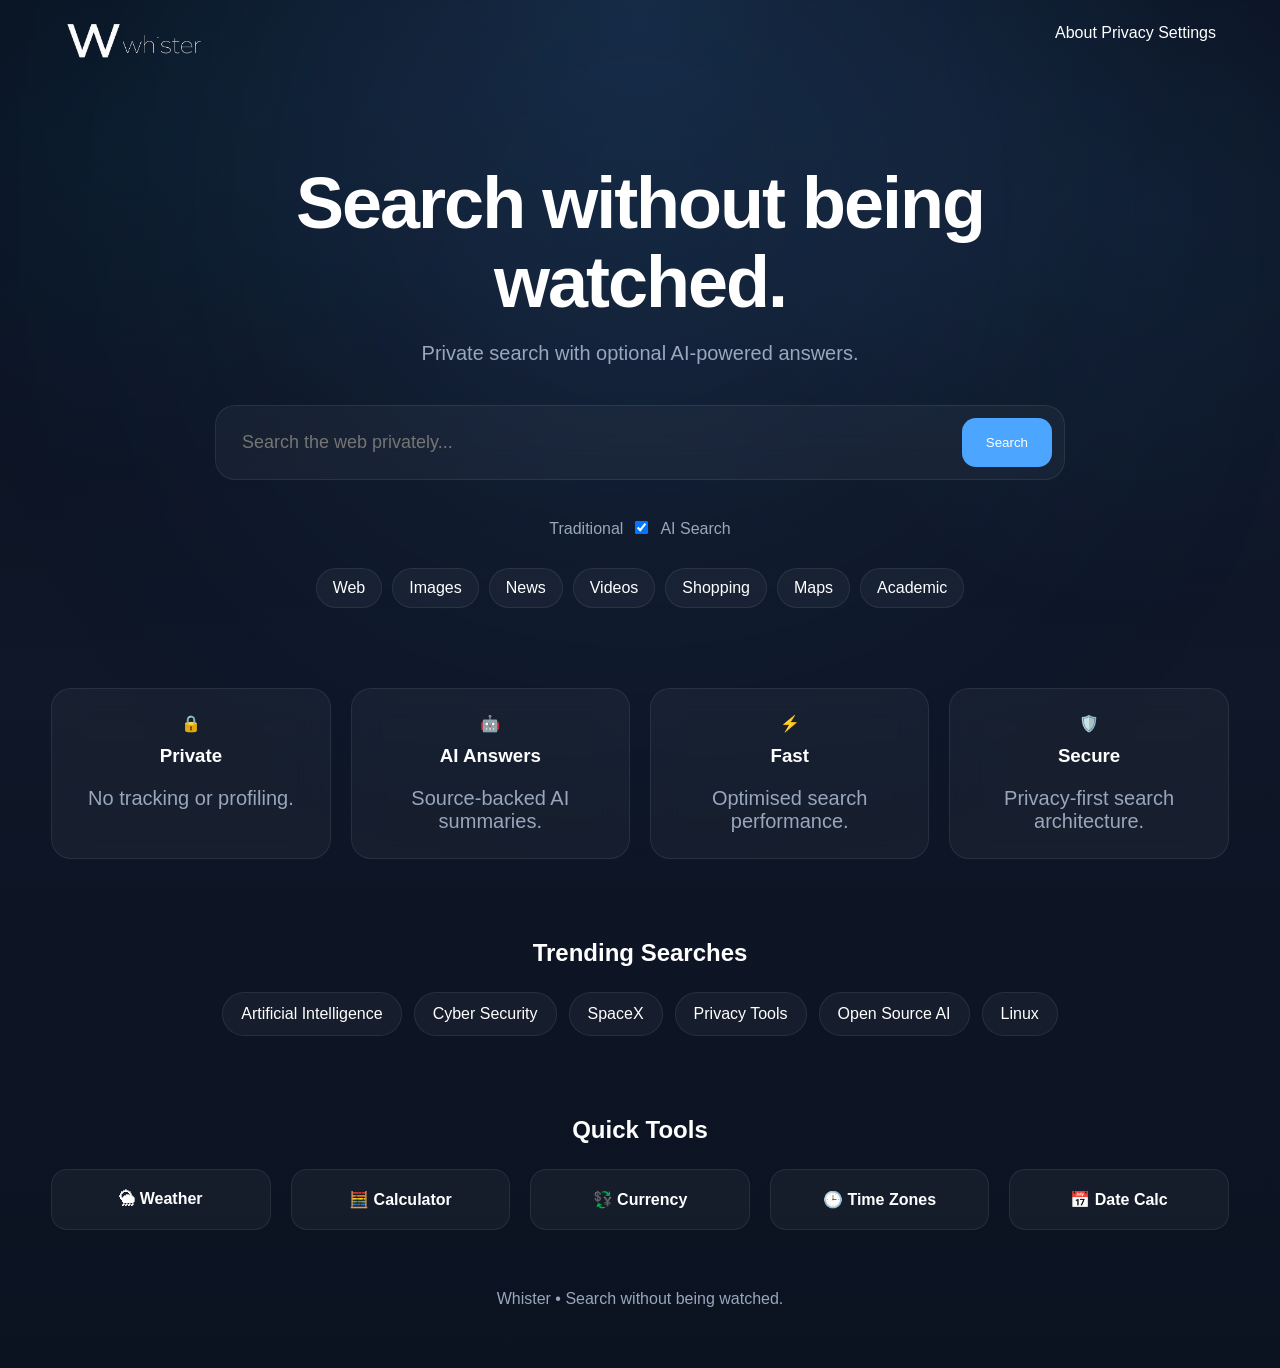
<file: index.html>
<!DOCTYPE html>
<html lang="en">
<head>
<meta charset="UTF-8">
<meta name="viewport" content="width=device-width,initial-scale=1">
<title>Whister Search</title>

<link rel="stylesheet" href="styles.css">
</head>

<body>

<div class="background-grid"></div>
<div class="hero-glow"></div>

<nav>

<div class="brand">

    <img
        src="logo.png"
        alt="Whister"
        class="logo"
    >

</div>

<div class="nav-links">
<a href="#">About</a>
<a href="#">Privacy</a>
<a href="#">Settings</a>
</div>

</nav>

<main class="hero">

<h1>
Search without being watched.
</h1>

<p>
Private search with optional AI-powered answers.
</p>

<form action="search.html">

<div class="search-box">

<input
name="q"
placeholder="Search the web privately..."
required>

<button>
Search
</button>

</div>

</form>

<div class="ai-toggle-row">

<span>Traditional</span>

<label class="switch">
<input checked type="checkbox" id="homeAiToggle">
<span class="slider"></span>
</label>

<span>AI Search</span>

</div>

<div class="quick-links">

<a href="#">Web</a>
<a href="#">Images</a>
<a href="#">News</a>
<a href="#">Videos</a>
<a href="#">Shopping</a>
<a href="#">Maps</a>
<a href="#">Academic</a>

</div>

<section class="feature-grid">

<div class="card">
🔒
<h3>Private</h3>
<p>No tracking or profiling.</p>
</div>

<div class="card">
🤖
<h3>AI Answers</h3>
<p>Source-backed AI summaries.</p>
</div>

<div class="card">
⚡
<h3>Fast</h3>
<p>Optimised search performance.</p>
</div>

<div class="card">
🛡️
<h3>Secure</h3>
<p>Privacy-first search architecture.</p>
</div>

</section>

<section class="trending">

<h2>Trending Searches</h2>

<div class="trends">

<span>Artificial Intelligence</span>
<span>Cyber Security</span>
<span>SpaceX</span>
<span>Privacy Tools</span>
<span>Open Source AI</span>
<span>Linux</span>

</div>

</section>

<section class="tools">

<h2>Quick Tools</h2>

<div class="tool-grid">

<div class="quick-tool" onclick="openWeather()">
    🌦 Weather
</div>

<div class="quick-tool" onclick="openCalculator()">
    🧮 Calculator
</div>

<div class="quick-tool" onclick="openCurrency()">
    💱 Currency
</div>

<div class="quick-tool" onclick="openTimeZone()">
    🕒 Time Zones
</div>

<div class="quick-tool" onclick="openDateCalc()">
    📅 Date Calc
</div>

</div>

</section>

</main>

<footer>
Whister • Search without being watched.
</footer>

</body>
</html>
</file>
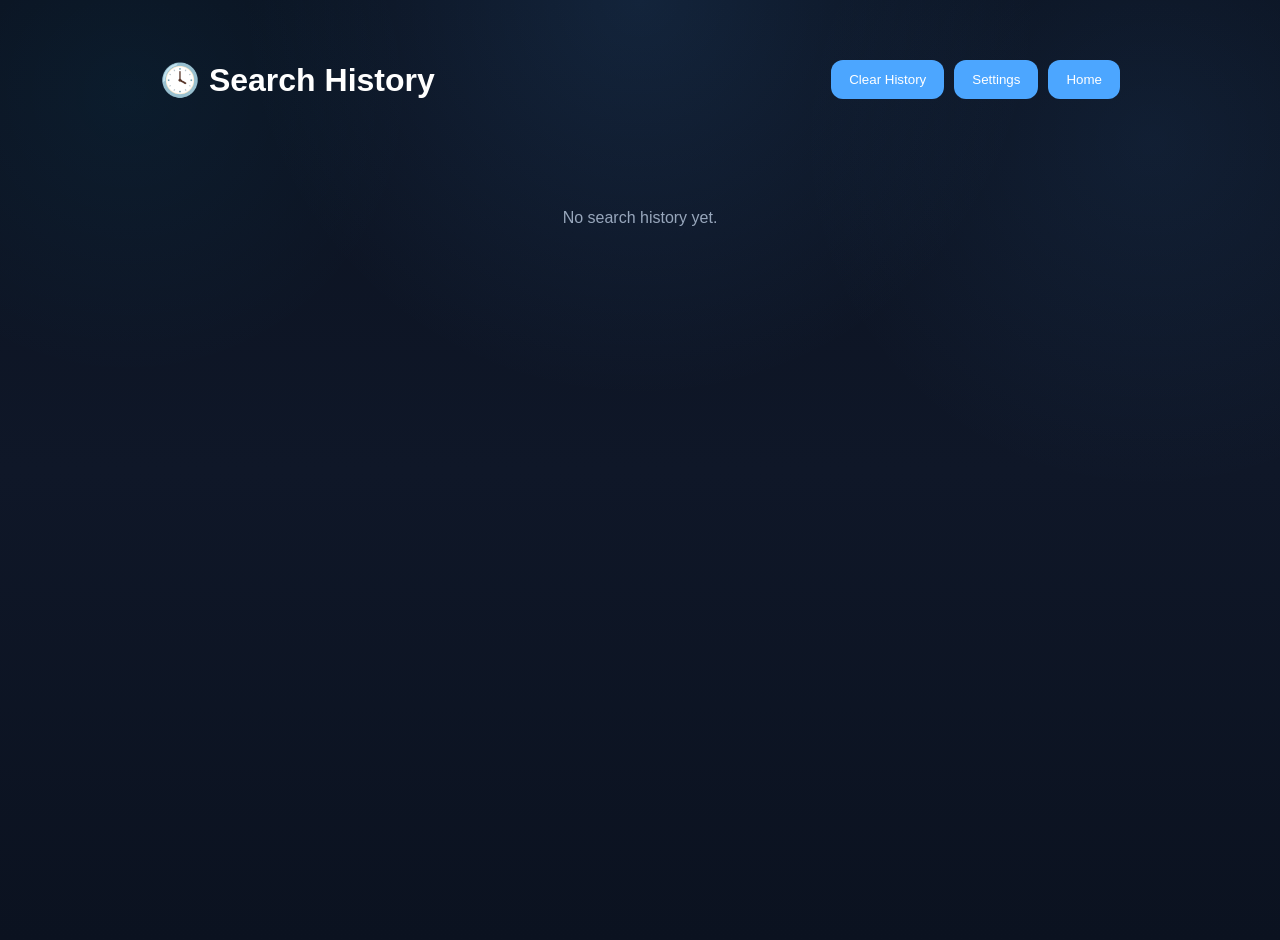
<file: history.html>
<!DOCTYPE html>
<html lang="en">

<head>

<meta charset="UTF-8">

<meta
name="viewport"
content="width=device-width, initial-scale=1">

<title>
Whister History
</title>

<link
rel="stylesheet"
href="styles.css">

<style>

.history-container{

    max-width:1000px;

    margin:40px auto;

    padding:20px;
}

.history-header{

    display:flex;

    justify-content:space-between;

    align-items:center;

    margin-bottom:30px;
}

.history-list{

    display:flex;

    flex-direction:column;

    gap:15px;
}

.history-item{

    background:var(--card);

    border:1px solid var(--border);

    border-radius:16px;

    padding:18px;

    transition:.2s;
}

.history-item:hover{

    transform:translateY(-2px);

    border-color:
    rgba(76,166,255,.35);
}

.history-item a{

    color:white;

    text-decoration:none;

    font-size:18px;

    font-weight:600;
}

.history-empty{

    text-align:center;

    color:var(--muted);

    margin-top:80px;
}

.history-actions{

    display:flex;

    gap:10px;
}

.history-btn{

    border:none;

    border-radius:12px;

    padding:12px 18px;

    background:#4ca6ff;

    color:white;

    cursor:pointer;
}

.history-btn:hover{

    background:#63b1ff;
}

</style>

</head>

<body>

<div class="history-container">

    <div class="history-header">

        <h1>
            🕓 Search History
        </h1>

        <div class="history-actions">

            <button
            class="history-btn"
            onclick="clearHistory()">

                Clear History

            </button>

            <button
            class="history-btn"
            onclick="location.href='settings.html'">

                Settings

            </button>

            <button
            class="history-btn"
            onclick="location.href='index.html'">

                Home

            </button>

        </div>

    </div>

    <div
    class="history-list"
    id="historyList">

    </div>

</div>

<script>

const historyList =
document.getElementById(
    "historyList"
);

function loadHistory(){

    const history =
    JSON.parse(

        localStorage.getItem(
            "recentSearches"
        ) || "[]"

    );

    if(history.length === 0){

        historyList.innerHTML = `

            <div class="history-empty">

                No search history yet.

            </div>

        `;

        return;
    }

    history.forEach(search=>{

        historyList.innerHTML += `

            <div class="history-item">

                <a
                href="search.html?q=${encodeURIComponent(search)}">

                    🔍 ${search}

                </a>

            </div>

        `;

    });

}

function clearHistory(){

    if(
        !confirm(
            "Clear all search history?"
        )
    ) return;

    localStorage.removeItem(
        "recentSearches"
    );

    location.reload();

}

loadHistory();

</script>

</body>

</html>
</file>
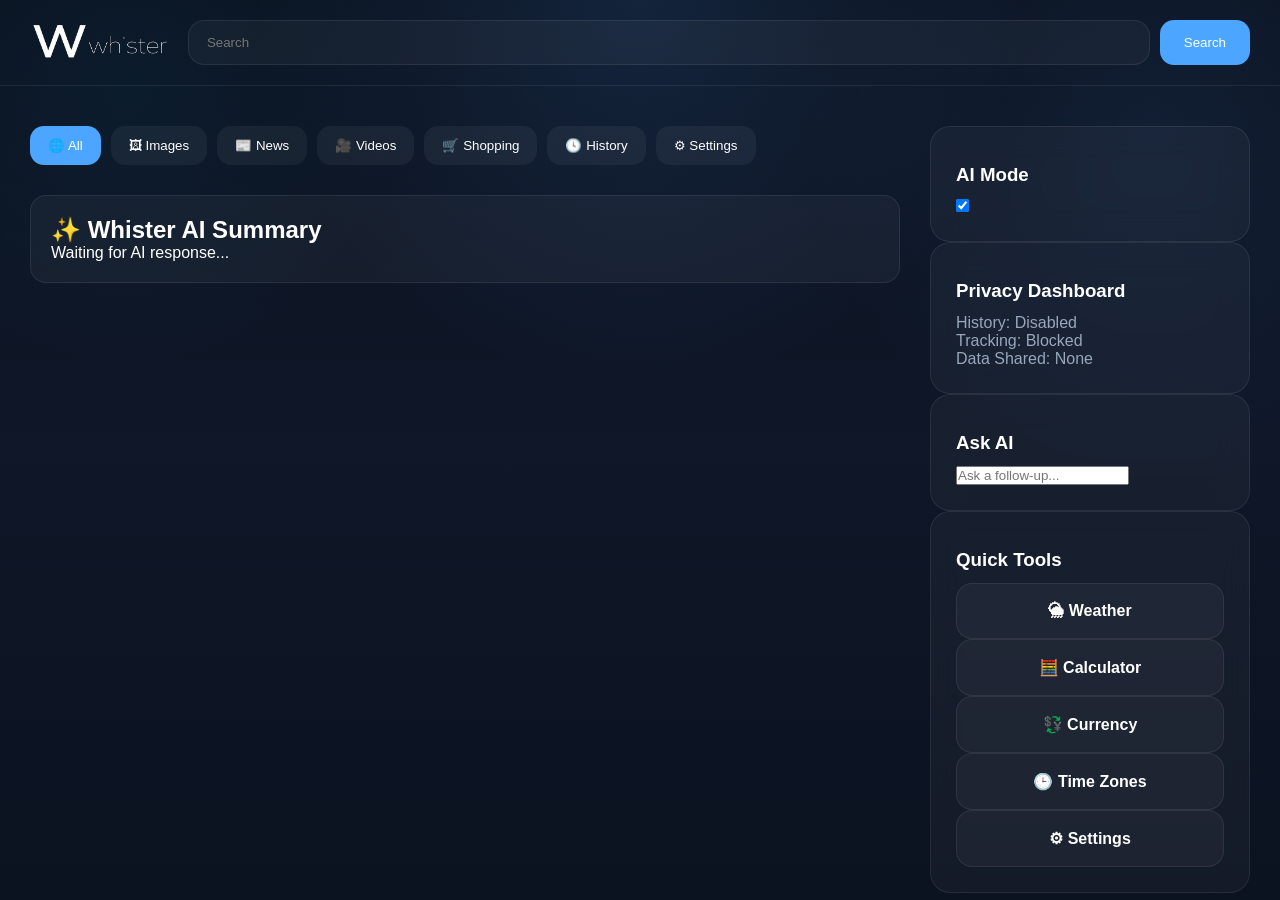
<file: search.html>
<!DOCTYPE html>
<html lang="en">
<head>
<meta charset="UTF-8">
<meta name="viewport" content="width=device-width,initial-scale=1">

<title>Whister Search</title>

<link rel="stylesheet" href="styles.css">

</head>
<body>

<header>

<div class="brand">

    <img
        src="logo.png"
        alt="Whister"
        class="logo"
    >

</div>


<div class="search-header">

<input
id="searchInput"
placeholder="Search">

<button onclick="runSearch()">
Search
</button>

</div>

</header>

<div class="search-layout">

<main>

<div class="tabs">

    <button class="active"
    onclick="switchTab('all')">
        🌐 All
    </button>

    <button
    onclick="switchTab('images')">
        🖼 Images
    </button>

    <button
    onclick="switchTab('news')">
        📰 News
    </button>

    <button
    onclick="switchTab('videos')">
        🎥 Videos
    </button>

    <button
    onclick="switchTab('shopping')">
        🛒 Shopping
    </button>

    <button
    onclick="location.href='history.html'">
        🕓 History
    </button>

    <button
    onclick="location.href='settings.html'">
        ⚙ Settings
    </button>

</div>
<section id="aiPanel" class="ai-card">

<h2>
✨ Whister AI Summary
</h2>

<p id="summary">
Waiting for AI response...
</p>

</section>

<section id="results"></section>

</main>

<aside>

<div class="card">

<h3>AI Mode</h3>

<label class="switch">
<input type="checkbox" checked id="aiToggle">
<span class="slider"></span>
</label>

</div>

<div class="card">

<h3>Privacy Dashboard</h3>

<p>History: Disabled</p>
<p>Tracking: Blocked</p>
<p>Data Shared: None</p>

</div>

<div class="card">

<h3>Ask AI</h3>

<input
placeholder="Ask a follow-up..."
class="followup">

</div>

<div class="card">

<h3>Quick Tools</h3>

<div class="quick-tool"
onclick="openWeather()">

🌦 Weather

</div>

<div class="quick-tool"
onclick="openCalculator()">

🧮 Calculator

</div>

<div class="quick-tool"
onclick="openCurrency()">

💱 Currency

</div>

<div class="quick-tool"
onclick="openTimeZone()">

🕒 Time Zones

</div>

<div class="quick-tool"
onclick="location.href='settings.html'">

⚙ Settings

</div>

</aside>

</div>

<script src="js/search.js"></script>

</body>
</html>
</file>
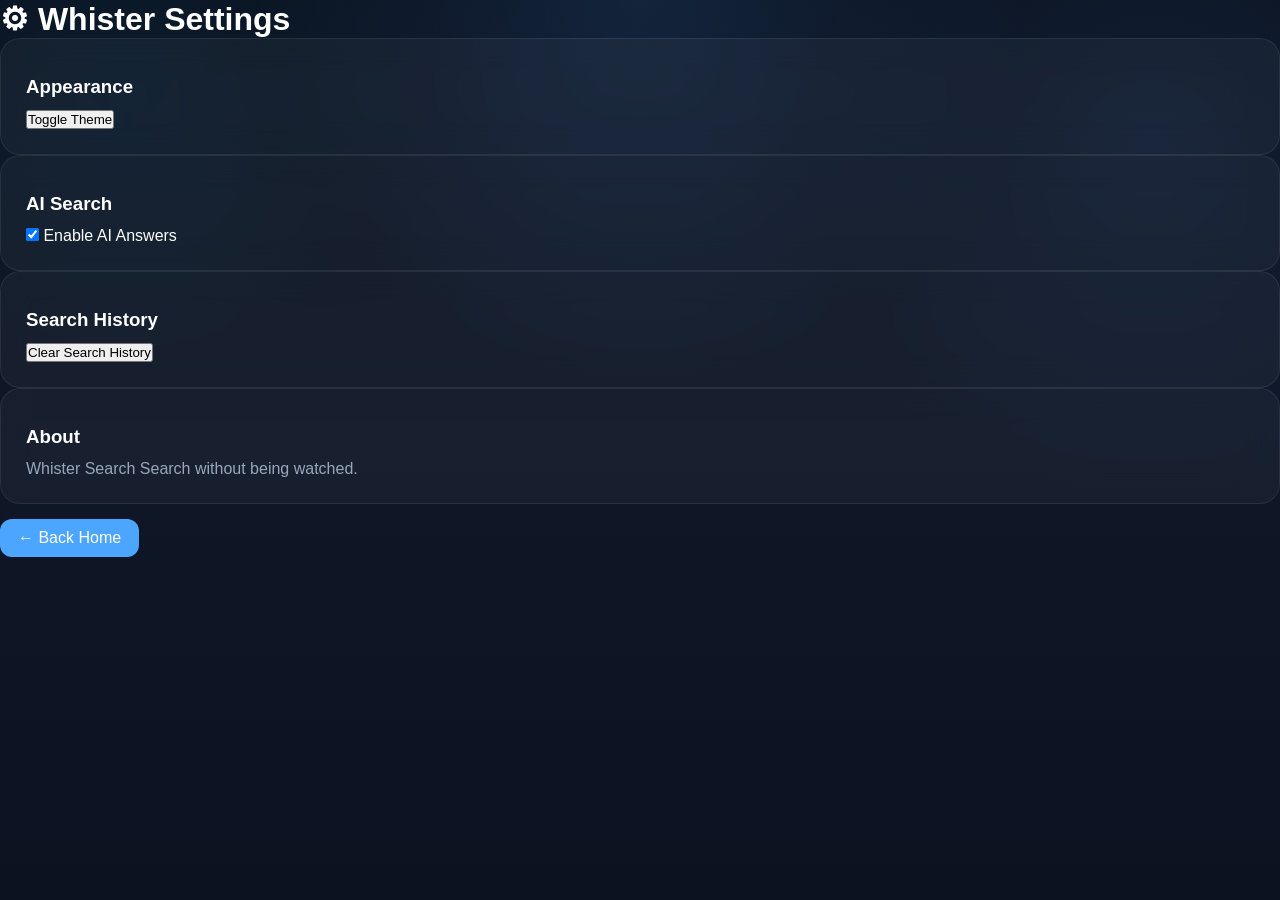
<file: settings.html>
<!DOCTYPE html>
<html>

<head>

<meta charset="UTF-8">

<title>
Whister Settings
</title>

<link rel="stylesheet"
href="styles.css">

</head>

<body>

<div class="settings-container">

<h1>
⚙ Whister Settings
</h1>

<div class="card">

<h3>
Appearance
</h3>

<button onclick="toggleTheme()">

Toggle Theme

</button>

</div>

<div class="card">

<h3>
AI Search
</h3>

<label>

<input
type="checkbox"
id="aiSetting">

Enable AI Answers

</label>

</div>

<div class="card">

<h3>
Search History
</h3>

<button onclick="clearHistory()">

Clear Search History

</button>

</div>

<div class="card">

<h3>
About
</h3>

<p>

Whister Search

Search without being watched.

</p>

</div>

<a
href="index.html"
class="open-btn">

← Back Home

</a>

</div>

<script src="settings.js"></script>

</body>

</html>
</file>
<file: styles.css>
/* ==========================
   WHISTER SEARCH
   styles.css
========================== */

:root{
    --bg:#0b1220;
    --bg-secondary:#10192e;

    --card:rgba(255,255,255,.04);

    --border:rgba(255,255,255,.08);

    --accent:#4ca6ff;
    --accent-hover:#66b5ff;

    --text:#ffffff;
    --muted:#98a7bc;

    --success:#31d67b;

    --radius:20px;
    --blur:16px;

    --shadow:
        0 10px 30px rgba(0,0,0,.25);

    --transition:.25s ease;
}

/* ==========================
   RESET
========================== */

*{
    margin:0;
    padding:0;
    box-sizing:border-box;
}

html{
    scroll-behavior:smooth;
}

body{
    font-family:
        Inter,
        Segoe UI,
        sans-serif;

    background:
        radial-gradient(
            circle at 50% 0%,
            rgba(76,166,255,.12),
            transparent 35%
        ),

        radial-gradient(
            circle at 90% 15%,
            rgba(76,166,255,.08),
            transparent 25%
        ),

        radial-gradient(
            circle at 10% 10%,
            rgba(0,200,255,.05),
            transparent 20%
        ),

        linear-gradient(
            180deg,
            #0b1220,
            #0f1728,
            #0b1220
        );

    color:var(--text);
    min-height:100vh;
}

a{
    text-decoration:none;
    color:inherit;
}

img{
    max-width:100%;
}

button{
    cursor:pointer;
    font-family:inherit;
}

ul{
    list-style:none;
}

/* ==========================
   BACKGROUND EFFECTS
========================== */

.background-grid{
    position:fixed;
    inset:0;

    background:
    linear-gradient(
    rgba(255,255,255,.02) 1px,
    transparent 1px),

    linear-gradient(
    90deg,
    rgba(255,255,255,.02) 1px,
    transparent 1px);

    background-size:50px 50px;

    opacity:.35;

    pointer-events:none;

    z-index:-2;
}

.hero-glow{
    position:fixed;

    width:700px;
    height:700px;

    background:#4ca6ff;

    filter:blur(160px);

    opacity:.08;

    top:-150px;
    left:50%;

    transform:translateX(-50%);

    pointer-events:none;

    z-index:-1;
}

/* ==========================
   NAVBAR
========================== */

nav{
    width:100%;
    max-width:1200px;

    margin:auto;

    padding:24px;

    display:flex;
    justify-content:space-between;
}
.hero{
    width:min(92%,1200px);
    margin:auto;
    padding-top:80px;
    text-align:center;
}

.hero h1{
    font-size:72px;
    max-width:850px;
    margin:auto;
    line-height:1.1;
    letter-spacing:-2px;
}

.hero p{
    margin-top:20px;
    color:var(--muted);
    font-size:20px;
}

.search-box{
    max-width:850px;
    margin:40px auto;
    display:flex;
    gap:12px;
    background:var(--card);
    border:1px solid var(--border);
    backdrop-filter:blur(16px);
    border-radius:20px;
    padding:12px;
}

.search-box input{
    flex:1;
    border:none;
    background:none;
    color:white;
    font-size:18px;
    outline:none;
    padding:14px;
}

.search-box button{
    border:none;
    background:var(--accent);
    color:white;
    padding:14px 24px;
    border-radius:14px;
}

.ai-toggle-row{
    display:flex;
    justify-content:center;
    align-items:center;
    gap:12px;
    margin-top:20px;
    color:var(--muted);
}

.quick-links{
    margin-top:30px;
    display:flex;
    flex-wrap:wrap;
    justify-content:center;
    gap:10px;
}

.quick-links a{
    padding:10px 16px;
    border-radius:999px;
    background:var(--card);
    border:1px solid var(--border);
}

.feature-grid{
    display:grid;
    grid-template-columns:
    repeat(auto-fit,minmax(220px,1fr));
    gap:20px;
    margin-top:80px;
}

.card{
    background:var(--card);
    border:1px solid var(--border);
    border-radius:20px;
    padding:25px;
    backdrop-filter:blur(16px);
}

.card h3{
    margin:12px 0;
}

.card p{
    color:var(--muted);
}

.trending{
    margin-top:80px;
}

.trending h2{
    text-align:center;
    margin-bottom:25px;
}

.trends{
    display:flex;
    justify-content:center;
    flex-wrap:wrap;
    gap:12px;
}

.trends span{
    background:var(--card);
    border:1px solid var(--border);
    padding:12px 18px;
    border-radius:999px;
}

.tools{
    margin-top:80px;
}

.tools h2{
    text-align:center;
    margin-bottom:25px;
}

.tool-grid{
    display:grid;
    grid-template-columns:
    repeat(auto-fit,minmax(180px,1fr));
    gap:20px;
}

.tool-grid div{
    background:var(--card);
    border:1px solid var(--border);
    border-radius:16px;
    padding:20px;
    text-align:center;
}

footer{
    text-align:center;
    padding:60px 20px;
    color:var(--muted);
}

@media(max-width:768px){

    .hero h1{
        font-size:48px;
    }

    .search-box{
        flex-direction:column;
    }

    nav{
        flex-direction:column;
        gap:20px;
    }
}
/* ==========================
   SEARCH PAGE
========================== */

header{
    width:100%;
    max-width:1400px;
    margin:auto;
    padding:20px 30px;

    display:flex;
    align-items:center;
    gap:20px;

    border-bottom:1px solid var(--border);
}

.search-header{
    flex:1;
    display:flex;
    gap:10px;
}

.search-header input{
    flex:1;
    border:none;
    outline:none;

    background:var(--card);

    border:1px solid var(--border);

    border-radius:16px;

    color:white;

    padding:14px 18px;
}

.search-header button{
    border:none;

    background:var(--accent);

    color:white;

    padding:14px 24px;

    border-radius:14px;
}

.search-layout{
    max-width:1400px;

    margin:40px auto;

    display:grid;

    grid-template-columns:
        minmax(0,1fr)
        320px;

    gap:30px;

    padding:0 30px;
}

.tabs{

    display:flex;

    flex-wrap:wrap;

    gap:10px;

    margin-bottom:30px;
}

.tabs button{

    border:none;

    background:
    rgba(255,255,255,.05);

    color:white;

    padding:12px 18px;

    border-radius:14px;

    cursor:pointer;

    transition:.2s ease;
}

.tabs button:hover{

    background:
    rgba(76,166,255,.25);

    transform:
    translateY(-2px);
}

.tabs .active{

    background:
    #4ca6ff;

    color:white;
}
.ai-card{
    background:var(--card);

    border:1px solid var(--border);

    border-radius:16px;

    padding:20px;
}
#results{
    display:flex;
    flex-direction:column;
    gap:20px;
}

.result{
    background:rgba(255,255,255,.04);
    border:1px solid rgba(255,255,255,.08);
    border-radius:20px;
    backdrop-filter:blur(16px);

    padding:24px;

    transition:.2s;
}

.result:hover{
    border-color:#4ca6ff;
}

.result-url{
    color:#6eb7ff;
    font-size:13px;

    overflow:hidden;
    text-overflow:ellipsis;
}

.result-title{
    display:block;

    color:white;

    font-size:24px;
    font-weight:700;

    margin-top:8px;
    margin-bottom:12px;
}

.result-title:hover{
    color:#4ca6ff;
}

.result-description{
    color:#d5dce5;

    line-height:1.7;
}

.meta{
    margin-top:15px;

    color:#8ac6ff;

    font-size:14px;
}
.result-count{
    margin-bottom:20px;
    color:#94a3b8;
}
.result-header{
    display:flex;
    gap:12px;
    align-items:flex-start;
}

.favicon{
    width:24px;
    height:24px;
    border-radius:6px;
    margin-top:2px;
}
.answer-card{
    background:rgba(255,255,255,.05);

    border:1px solid rgba(255,255,255,.08);

    border-radius:20px;

    padding:30px;

    margin-bottom:20px;
}
/* ==================================
   KNOWLEDGE PANELS
================================== */

.knowledge-card{
    display:flex;
    align-items:center;
    gap:20px;

    padding:25px;

    border-radius:24px;

    background:
    linear-gradient(
        135deg,
        rgba(76,166,255,.25),
        rgba(0,153,255,.08)
    );

    border:1px solid
    rgba(76,166,255,.3);
}

.knowledge-card h2{
    margin-bottom:8px;
    font-size:28px;
}

.knowledge-card p{
    color:white;
    margin-bottom:8px;
}

.knowledge-card small{
    color:#b9d3ea;
}

.knowledge-icon{
    font-size:64px;
    line-height:1;
}

/* ==================================
   ATMOS WEB SPECIAL STYLING
================================== */

.knowledge-card:has(.knowledge-icon){
    position:relative;
    overflow:hidden;
}

.knowledge-card::before{
    content:"";

    position:absolute;

    width:250px;
    height:250px;

    right:-80px;
    top:-80px;

    background:
    radial-gradient(
        circle,
        rgba(255,255,255,.15),
        transparent
    );

    pointer-events:none;
}

/* ==================================
   ANSWER CARD
================================== */

.answer-card{

    background:
    linear-gradient(
        135deg,
        rgba(16,24,40,.9),
        rgba(34,54,90,.7)
    );

    border:1px solid
    rgba(255,255,255,.08);

    border-radius:20px;

    padding:22px;

    margin-bottom:25px;

    backdrop-filter:blur(12px);
}

.answer-card h2{

    margin-bottom:12px;

    color:#77c4ff;
}

.answer-card p{

    color:#dbe9f6;

    line-height:1.7;
}

/* ==================================
   SEARCH RESULTS
================================== */

.result-header{

    display:flex;

    gap:12px;

    align-items:flex-start;
}

.favicon{

    width:24px;
    height:24px;

    border-radius:6px;

    background:white;

    object-fit:cover;

    flex-shrink:0;
}

.result-count{

    color:var(--muted);

    margin-bottom:20px;

    font-size:14px;
}

.result{

    transition:.2s ease;
}

.result:hover{

    border-color:
    rgba(76,166,255,.35);

    transform:
    translateY(-2px);
}

/* ==================================
   META
================================== */

.meta{

    display:flex;

    flex-wrap:wrap;

    gap:12px;

    margin-top:15px;
}

/* ==================================
   RELATED SEARCHES
================================== */

.related-searches{

    margin-top:35px;

    background:var(--card);

    border:1px solid
    var(--border);

    border-radius:20px;

    padding:24px;
}

.related-searches h3{

    margin-bottom:15px;
}

.related-btn{

    border:none;

    background:
    rgba(255,255,255,.05);

    color:white;

    border-radius:999px;

    padding:10px 16px;

    margin:4px;

    cursor:pointer;

    transition:.2s ease;
}

.related-btn:hover{

    background:#4ca6ff;

    transform:
    scale(1.04);
}

/* ==================================
   QUICK TOOLS
================================== */

.quick-tool{

    background:
    rgba(255,255,255,.04);

    border:1px solid
    rgba(255,255,255,.08);

    border-radius:16px;

    padding:18px;

    text-align:center;

    cursor:pointer;

    transition:.2s ease;

    font-weight:600;
}

.quick-tool:hover{

    background:
    rgba(76,166,255,.18);

    border-color:
    rgba(76,166,255,.4);

    transform:
    translateY(-3px);
}

.quick-tool:active{

    transform:
    translateY(0);
}

/* ==================================
   OPEN BUTTON
================================== */

.open-btn{

    display:inline-block;

    margin-top:15px;

    background:#4ca6ff;

    color:white;

    text-decoration:none;

    padding:10px 18px;

    border-radius:12px;

    transition:.2s ease;
}

.open-btn:hover{

    background:#65b3ff;
}

/* ==================================
   SUGGESTIONS
================================== */

#suggestions{

    margin-top:10px;

    display:flex;

    flex-wrap:wrap;

    gap:8px;
}

.suggestion{

    background:
    rgba(255,255,255,.05);

    border-radius:999px;

    padding:8px 14px;

    color:#dbe9f6;

    cursor:pointer;
}

/* ==================================
   MOBILE
================================== */

@media(max-width:768px){

    .knowledge-card{

        flex-direction:column;

        text-align:center;
    }

    .knowledge-icon{

        font-size:54px;
    }

    .result-header{

        flex-direction:column;
    }

}
.light-mode{

    --bg:#f5f7fb;

    --bg-secondary:#ffffff;

    --card:#ffffff;

    --border:#d8dbe2;

    --text:#111827;

    --muted:#475569;

    background:
    #f7fafc;

    color:#111827;
}

.light-mode .result,
.light-mode .card,
.light-mode .ai-card,
.light-mode .related-searches{

    background:white;

    color:#111827;

    border-color:#dbe2ea;

}

.light-mode .result-title{

    color:#111827;

}

.light-mode .result-description{

    color:#475569;

}

.light-mode .tabs button{

    color:#111827;

}

.light-mode input{

    color:#111827;
}

.light-mode .result{

    background:white;

}
.logo{

    height:36px;
    width:auto;

    display:block;

    object-fit:contain;
}
</file>
